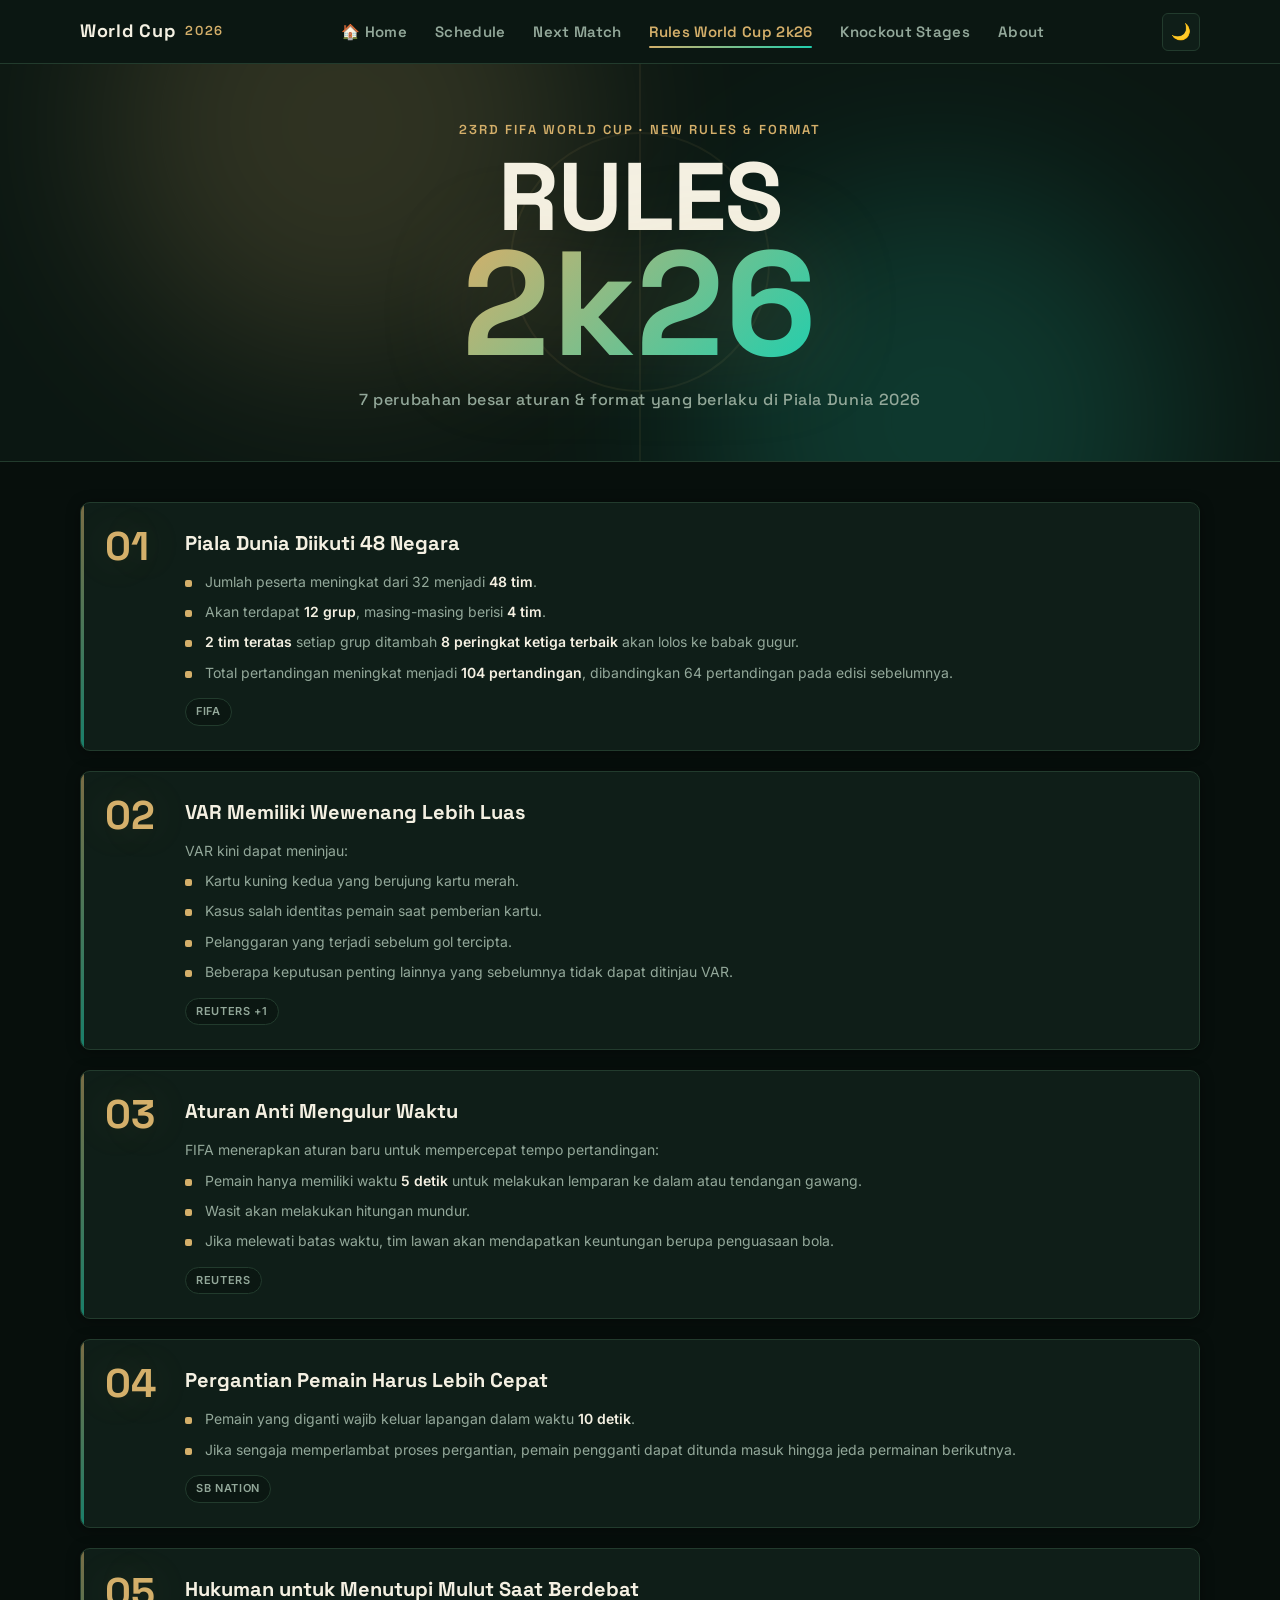
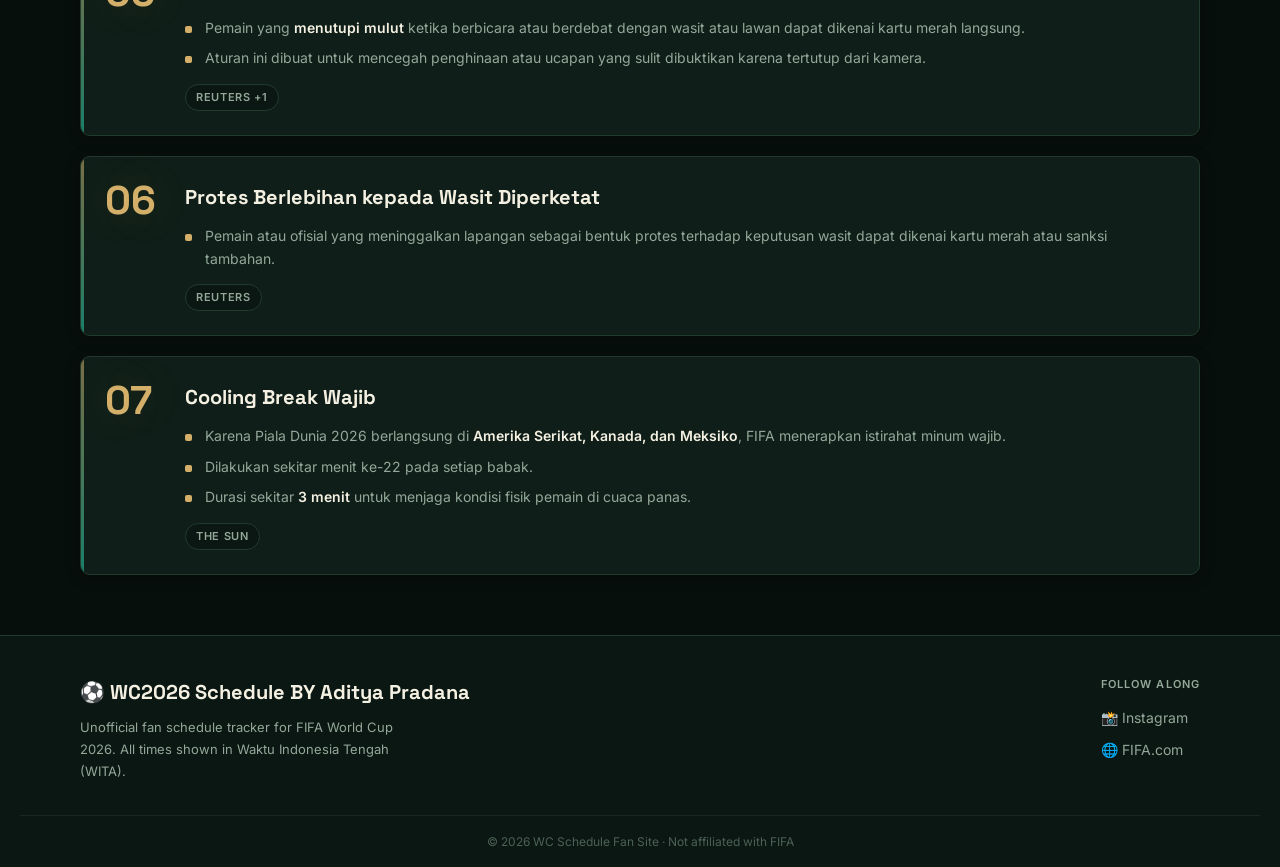
<file: rules.html>
<!DOCTYPE html>
<html lang="id" data-theme="dark">
<head>
  <meta charset="UTF-8" />
  <meta name="viewport" content="width=device-width, initial-scale=1.0" />
  <meta name="description" content="Rules World Cup 2026 - Aturan baru dan perubahan format Piala Dunia 2026." />
  <title>Rules World Cup 2k26 · FIFA World Cup 2026</title>
  <!-- Favicon -->
  <link rel="icon" type="image/svg+xml" href="favicon.svg" />
  <link rel="icon" type="image/png" sizes="32x32" href="favicon-32x32.png" />
  <link rel="icon" type="image/png" sizes="16x16" href="favicon-16x16.png" />
  <link rel="apple-touch-icon" sizes="180x180" href="apple-touch-icon.png" />
  <link rel="shortcut icon" href="favicon.ico" />
  <link rel="stylesheet" href="style.css" />
  <!-- Google Fonts: Space Grotesk (display) + Inter (body) + JetBrains Mono (live scores/countdown) -->
  <link rel="preconnect" href="https://fonts.googleapis.com" />
  <link rel="preconnect" href="https://fonts.gstatic.com" crossorigin />
  <link href="https://fonts.googleapis.com/css2?family=Space+Grotesk:wght@500;600;700&family=Inter:wght@400;500;600;700&family=JetBrains+Mono:wght@500;600;700&display=swap" rel="stylesheet" />
</head>
<body>

  <!-- ========== HEADER / NAV ========== -->
  <header class="site-header" role="banner">
    <div class="header-inner">
      <div class="brand">
        <span class="brand-title">World Cup</span>
        <span class="brand-year">2026</span>
      </div>

      <nav class="nav-links" aria-label="Main navigation">
        <a href="index.html" class="nav-link">🏠 Home</a>
        <a href="index.html#schedule" class="nav-link">Schedule</a>
        <a href="index.html#next-match" class="nav-link">Next Match</a>
        <a href="rules.html" class="nav-link active">Rules World Cup 2k26</a>
        <a href="knockout.html" class="nav-link">Knockout Stages</a>
        <a href="index.html#about" class="nav-link">About</a>
      </nav>

      <div class="header-actions">
        <!-- Dark / Light mode toggle -->
        <button class="theme-toggle" id="themeToggle" aria-label="Toggle dark/light theme" title="Toggle theme">
          <span class="theme-icon" id="themeIcon">🌙</span>
        </button>
      </div>
    </div>
  </header>

  <!-- ========== RULES HERO ========== -->
  <section class="hero rules-hero" aria-label="Rules banner">
    <div class="pitch-lines" aria-hidden="true">
      <div class="pitch-line"></div>
      <div class="pitch-circle"></div>
      <div class="pitch-line"></div>
    </div>
    <div class="hero-content">
      <p class="hero-eyebrow">23rd FIFA World Cup · New Rules &amp; Format</p>
      <h1 class="hero-heading">
        <span class="heading-big">Rules</span>
        <span class="heading-year">2k26</span>
      </h1>
      <p class="hero-sub">7 perubahan besar aturan &amp; format yang berlaku di Piala Dunia 2026</p>
    </div>
  </section>

  <!-- ========== RULES CONTENT ========== -->
  <main class="rules-section" aria-label="World Cup 2026 rules">
    <div class="container rules-grid">

      <article class="rule-card reveal">
        <div class="rule-num">01</div>
        <div class="rule-body">
          <h2 class="rule-title">Piala Dunia Diikuti 48 Negara</h2>
          <ul class="rule-list">
            <li>Jumlah peserta meningkat dari 32 menjadi <strong>48 tim</strong>.</li>
            <li>Akan terdapat <strong>12 grup</strong>, masing-masing berisi <strong>4 tim</strong>.</li>
            <li><strong>2 tim teratas</strong> setiap grup ditambah <strong>8 peringkat ketiga terbaik</strong> akan lolos ke babak gugur.</li>
            <li>Total pertandingan meningkat menjadi <strong>104 pertandingan</strong>, dibandingkan 64 pertandingan pada edisi sebelumnya.</li>
          </ul>
          <span class="rule-source">FIFA</span>
        </div>
      </article>

      <article class="rule-card reveal">
        <div class="rule-num">02</div>
        <div class="rule-body">
          <h2 class="rule-title">VAR Memiliki Wewenang Lebih Luas</h2>
          <p class="rule-intro">VAR kini dapat meninjau:</p>
          <ul class="rule-list">
            <li>Kartu kuning kedua yang berujung kartu merah.</li>
            <li>Kasus salah identitas pemain saat pemberian kartu.</li>
            <li>Pelanggaran yang terjadi sebelum gol tercipta.</li>
            <li>Beberapa keputusan penting lainnya yang sebelumnya tidak dapat ditinjau VAR.</li>
          </ul>
          <span class="rule-source">Reuters +1</span>
        </div>
      </article>

      <article class="rule-card reveal">
        <div class="rule-num">03</div>
        <div class="rule-body">
          <h2 class="rule-title">Aturan Anti Mengulur Waktu</h2>
          <p class="rule-intro">FIFA menerapkan aturan baru untuk mempercepat tempo pertandingan:</p>
          <ul class="rule-list">
            <li>Pemain hanya memiliki waktu <strong>5 detik</strong> untuk melakukan lemparan ke dalam atau tendangan gawang.</li>
            <li>Wasit akan melakukan hitungan mundur.</li>
            <li>Jika melewati batas waktu, tim lawan akan mendapatkan keuntungan berupa penguasaan bola.</li>
          </ul>
          <span class="rule-source">Reuters</span>
        </div>
      </article>

      <article class="rule-card reveal">
        <div class="rule-num">04</div>
        <div class="rule-body">
          <h2 class="rule-title">Pergantian Pemain Harus Lebih Cepat</h2>
          <ul class="rule-list">
            <li>Pemain yang diganti wajib keluar lapangan dalam waktu <strong>10 detik</strong>.</li>
            <li>Jika sengaja memperlambat proses pergantian, pemain pengganti dapat ditunda masuk hingga jeda permainan berikutnya.</li>
          </ul>
          <span class="rule-source">SB Nation</span>
        </div>
      </article>

      <article class="rule-card reveal">
        <div class="rule-num">05</div>
        <div class="rule-body">
          <h2 class="rule-title">Hukuman untuk Menutupi Mulut Saat Berdebat</h2>
          <ul class="rule-list">
            <li>Pemain yang <strong>menutupi mulut</strong> ketika berbicara atau berdebat dengan wasit atau lawan dapat dikenai kartu merah langsung.</li>
            <li>Aturan ini dibuat untuk mencegah penghinaan atau ucapan yang sulit dibuktikan karena tertutup dari kamera.</li>
          </ul>
          <span class="rule-source">Reuters +1</span>
        </div>
      </article>

      <article class="rule-card reveal">
        <div class="rule-num">06</div>
        <div class="rule-body">
          <h2 class="rule-title">Protes Berlebihan kepada Wasit Diperketat</h2>
          <ul class="rule-list">
            <li>Pemain atau ofisial yang meninggalkan lapangan sebagai bentuk protes terhadap keputusan wasit dapat dikenai kartu merah atau sanksi tambahan.</li>
          </ul>
          <span class="rule-source">Reuters</span>
        </div>
      </article>

      <article class="rule-card reveal">
        <div class="rule-num">07</div>
        <div class="rule-body">
          <h2 class="rule-title">Cooling Break Wajib</h2>
          <ul class="rule-list">
            <li>Karena Piala Dunia 2026 berlangsung di <strong>Amerika Serikat, Kanada, dan Meksiko</strong>, FIFA menerapkan istirahat minum wajib.</li>
            <li>Dilakukan sekitar menit ke-22 pada setiap babak.</li>
            <li>Durasi sekitar <strong>3 menit</strong> untuk menjaga kondisi fisik pemain di cuaca panas.</li>
          </ul>
          <span class="rule-source">The Sun</span>
        </div>
      </article>

    </div>
  </main>

  <!-- ========== FOOTER ========== -->
  <footer class="site-footer" role="contentinfo">
    <div class="container footer-inner">
      <div class="footer-brand">
        <span class="footer-title">⚽ WC2026 Schedule BY Aditya Pradana</span>
        <p class="footer-desc">Unofficial fan schedule tracker for FIFA World Cup 2026. All times shown in Waktu Indonesia Tengah (WITA).</p>
      </div>
      <div class="footer-links">
        <p class="footer-links-heading">Follow along</p>
        <ul class="social-links">
          <li><a href="https://www.instagram.com/aditprad4na/" target="_blank" rel="noopener noreferrer" class="social-link" aria-label="Instagram">📸 Instagram</a></li>
          <li><a href="https://www.fifa.com" target="_blank" rel="noopener noreferrer" class="social-link" aria-label="Official FIFA Website">🌐 FIFA.com</a></li>
        </ul>
      </div>
    </div>
    <p class="footer-copy">© 2026 WC Schedule Fan Site · Not affiliated with FIFA</p>
  </footer>

  <script src="theme.js"></script>
</body>
</html>
</file>
<file: style.css>
/* ============================================================
   FIFA World Cup 2026 — style.css
   HOW TO MAINTAIN:
   - Colors are CSS custom properties (variables) in :root / [data-theme="light"]
   - To change the accent color, update --accent and --accent-glow
   - All breakpoints use max-width media queries at 900px and 560px
   ============================================================ */

/* ── RESET & BASE ── */
*, *::before, *::after { box-sizing: border-box; margin: 0; padding: 0; }

html { scroll-behavior: smooth; }

/* ── DESIGN TOKENS — DARK THEME (default) ──
   "Trofi Malam" (Trophy Night) — a premium match-night broadcast aesthetic:
   deep pitch-emerald black evokes a stadium at night, warm ivory type reads
   like matchday programme paper, and a refined trophy-gold accent (paired
   with a cool floodlight-teal partner) replaces flat neon with something
   that feels earned — like silverware, not a HUD. Geometric Space Grotesk
   carries headlines; JetBrains Mono is reserved for live data (scores,
   countdowns, match clock) so the numbers that change in real time read
   like a digital scoreboard. */
:root {
  --bg:           #070f0c;
  --bg-surface:   #0b1712;
  --bg-card:      #0f1e18;
  --bg-card-hover:#16281f;
  --border:       #223b2d;
  --border-subtle:#17281f;

  --text:         #f4f0e2;
  --text-muted:   #93a89a;
  --text-dimmer:  #4c6156;

  /* Trophy gold is the primary signature — teal is its cool, futuristic partner */
  --accent:       #d4af6a;
  --accent-2:     #1fcfae;
  --accent-glow:  rgba(212,175,106,.18);
  --accent-dark:  #a3813f;
  --accent-gradient: linear-gradient(135deg, var(--accent), var(--accent-2));

  --gold:         #f4cf6b;
  --gold-glow:    rgba(244,207,107,.22);

  --live:         #ff4d5e;
  --live-glow:    rgba(255,77,94,.22);
  --upcoming:     #1fcfae;
  --finished:     #6b8578;

  --header-h:     64px;
  --radius:       10px;
  --radius-sm:    6px;
  --shadow:       0 4px 28px rgba(0,0,0,.55);
  --shadow-card:  0 2px 14px rgba(0,0,0,.4);

  /* Space Grotesk: geometric, modern-futuristic display face for headlines,
     nav, labels and stage tags — replaces the old Orbitron/Rajdhani pairing.
     JetBrains Mono: monospace scoreboard face, used only for live/changing
     data (scores, countdown, match clock) — the site's signature detail.
     Inter: body copy. */
  --font-hero:    'Space Grotesk', 'Inter', sans-serif;
  --font-display: 'Space Grotesk', 'Inter', sans-serif;
  --font-body:    'Inter', system-ui, sans-serif;
  --font-mono:    'JetBrains Mono', 'Space Mono', monospace;

  --transition:   0.2s ease;
  --transition-slow: 0.5s cubic-bezier(.16,1,.3,1);
}

/* ── LIGHT THEME ── */
[data-theme="light"] {
  --bg:           #f7f4ea;
  --bg-surface:   #ffffff;
  --bg-card:      #ffffff;
  --bg-card-hover:#f2eee0;
  --border:       #ddd4b8;
  --border-subtle:#ece7d6;

  --text:         #101d17;
  --text-muted:   #52645a;
  --text-dimmer:  #a3ac9f;

  --accent:       #9c7a2e;
  --accent-2:     #0e9a82;
  --accent-glow:  rgba(156,122,46,.14);
  --accent-dark:  #7a5f22;
  --accent-gradient: linear-gradient(135deg, var(--accent), var(--accent-2));

  --gold:         #ad8321;
  --gold-glow:    rgba(173,131,33,.16);
  --live:         #d1293f;
  --live-glow:    rgba(209,41,63,.16);

  --shadow:       0 4px 24px rgba(20,30,60,.08);
  --shadow-card:  0 2px 10px rgba(20,30,60,.06);
}

/* Respect reduced-motion preference across every animation added below */
@media (prefers-reduced-motion: reduce) {
  *, *::before, *::after {
    animation-duration: .01ms !important;
    animation-iteration-count: 1 !important;
    transition-duration: .01ms !important;
    scroll-behavior: auto !important;
  }
}

/* ── ACCESSIBILITY ── */
.sr-only {
  position: absolute; width: 1px; height: 1px;
  padding: 0; margin: -1px; overflow: hidden;
  clip: rect(0,0,0,0); white-space: nowrap; border: 0;
}

/* ── GLOBAL ── */
body {
  background: var(--bg);
  color: var(--text);
  font-family: var(--font-body);
  font-size: 15px;
  line-height: 1.6;
  transition: background var(--transition), color var(--transition);
  min-height: 100vh;
}

a { color: var(--accent); text-decoration: none; }
a:hover { text-decoration: underline; }
a:focus-visible { outline: 2px solid var(--accent); outline-offset: 3px; border-radius: 3px; }

img { display: block; max-width: 100%; }

.container {
  max-width: 1160px;
  margin: 0 auto;
  padding: 0 20px;
}

.hidden { display: none !important; }

/* Scroll-reveal: subtle fade-up applied via IntersectionObserver in script.js */
.reveal {
  opacity: 0;
  transform: translateY(16px);
  transition: opacity .6s cubic-bezier(.16,1,.3,1), transform .6s cubic-bezier(.16,1,.3,1);
}
.reveal.is-visible {
  opacity: 1;
  transform: translateY(0);
}

/* ── HEADER ── */
.site-header {
  position: sticky;
  top: 0;
  z-index: 100;
  height: var(--header-h);
  background: var(--bg-surface);
  border-bottom: 1px solid var(--border);
  backdrop-filter: blur(12px);
  -webkit-backdrop-filter: blur(12px);
}

.header-inner {
  max-width: 1160px;
  margin: 0 auto;
  padding: 0 20px;
  height: 100%;
  display: flex;
  align-items: center;
  justify-content: space-between;
  gap: 16px;
}

/* Brand */
.brand { display: flex; align-items: center; gap: 10px; flex-shrink: 0; }
.brand-icon { width: 36px; height: 36px; }
.brand-text { display: flex; flex-direction: column; line-height: 1; }
.brand-title {
  font-family: var(--font-display);
  font-size: 18px;
  font-weight: 700;
  letter-spacing: .04em;
  color: var(--text);
}
.brand-year {
  font-family: var(--font-display);
  font-size: 13px;
  font-weight: 600;
  color: var(--accent);
  letter-spacing: .12em;
}

/* Nav */
.nav-links { display: flex; gap: 4px; }
.nav-link {
  position: relative;
  font-family: var(--font-display);
  font-size: 15px;
  font-weight: 600;
  letter-spacing: .02em;
  color: var(--text-muted);
  padding: 6px 12px;
  border-radius: var(--radius-sm);
  transition: color var(--transition);
}
.nav-link::after {
  content: '';
  position: absolute;
  left: 12px; right: 12px; bottom: 2px;
  height: 2px;
  background: var(--accent-gradient);
  border-radius: 2px;
  transform: scaleX(0);
  transform-origin: left;
  transition: transform var(--transition-slow);
}
.nav-link:hover, .nav-link.active { color: var(--text); text-decoration: none; }
.nav-link:hover::after, .nav-link.active::after { transform: scaleX(1); }
.nav-link.active { color: var(--accent); }

/* Theme toggle */
.theme-toggle {
  background: var(--bg-card);
  border: 1px solid var(--border);
  border-radius: var(--radius-sm);
  width: 38px; height: 38px;
  display: flex; align-items: center; justify-content: center;
  cursor: pointer;
  font-size: 16px;
  transition: background var(--transition), border-color var(--transition), box-shadow var(--transition);
}
.theme-toggle:hover { background: var(--bg-card-hover); border-color: var(--accent); box-shadow: 0 0 16px var(--accent-glow); }
.theme-icon { display: inline-block; transition: transform var(--transition-slow); }
.theme-toggle:active .theme-icon { transform: rotate(200deg) scale(.85); }

/* ── HERO ── */
.hero {
  position: relative;
  overflow: hidden;
  padding: 72px 20px 60px;
  text-align: center;
  background: var(--bg-surface);
  border-bottom: 1px solid var(--border);
}

/* Ambient floodlight glow — two soft blurred orbs drifting slowly behind
   the hero, like stadium floodlights bleeding into a night sky. */
.hero::before, .hero::after {
  content: '';
  position: absolute;
  width: 480px; height: 480px;
  border-radius: 50%;
  filter: blur(90px);
  opacity: .18;
  pointer-events: none;
  z-index: 0;
  animation: floodlight-drift 26s ease-in-out infinite;
}
.hero::before {
  background: var(--accent);
  top: -180px; left: 8%;
}
.hero::after {
  background: var(--accent-2);
  bottom: -200px; right: 8%;
  animation-delay: -13s;
  animation-direction: reverse;
}
@keyframes floodlight-drift {
  0%, 100% { transform: translate(0, 0) scale(1); }
  50%      { transform: translate(40px, 30px) scale(1.12); }
}

/* Pitch lines background decoration */
.pitch-lines {
  position: absolute;
  inset: 0;
  display: flex;
  align-items: center;
  justify-content: center;
  pointer-events: none;
  opacity: .07;
  z-index: 0;
}
.pitch-line {
  position: absolute;
  left: 50%;
  transform: translateX(-50%);
  width: 2px;
  height: 100%;
  background: var(--accent);
}
.pitch-circle {
  width: 260px; height: 260px;
  border: 2px solid var(--accent);
  border-radius: 50%;
}

.hero-content { position: relative; z-index: 1; }

.hero-eyebrow {
  font-family: var(--font-display);
  font-size: 13px;
  font-weight: 600;
  letter-spacing: .16em;
  text-transform: uppercase;
  color: var(--accent);
  margin-bottom: 12px;
}

.hero-heading {
  font-family: var(--font-display);
  display: flex;
  flex-direction: column;
  align-items: center;
  line-height: .92;
  gap: 0;
}
.heading-big {
  font-size: clamp(52px, 8vw, 96px);
  font-weight: 700;
  letter-spacing: -.01em;
  color: var(--text);
  text-transform: uppercase;
}
/* The year is the signature element: large, holographic, with a scanline
   sweep that plays once on load then loops very slowly — like a broadcast
   scoreboard powering on. */
.heading-year {
  position: relative;
  font-family: var(--font-hero);
  font-size: clamp(72px, 13vw, 148px);
  font-weight: 800;
  letter-spacing: .01em;
  line-height: .85;
  background: var(--accent-gradient);
  -webkit-background-clip: text;
  background-clip: text;
  color: transparent;
  filter: drop-shadow(0 0 46px var(--accent-glow));
  display: inline-block;
}
.heading-year::after {
  content: '';
  position: absolute;
  inset: 0;
  background: linear-gradient(100deg, transparent 40%, rgba(255,255,255,.85) 50%, transparent 60%);
  -webkit-background-clip: text;
  background-clip: text;
  color: transparent;
  background-size: 260% 100%;
  background-position: 130% 0;
  animation: hero-scan 7s ease-in-out .6s infinite;
}
@keyframes hero-scan {
  0%, 65%, 100% { background-position: 130% 0; }
  35%           { background-position: -30% 0; }
}

.hero-sub {
  margin-top: 20px;
  font-family: var(--font-display);
  font-size: 16px;
  font-weight: 500;
  color: var(--text-muted);
  letter-spacing: .04em;
}

/* ── NEXT MATCH SECTION ── */
.next-match-section {
  padding: 40px 0 20px;
}

/* ── LIVE NOW SECTION ── */
.live-section { padding: 28px 0 4px; }
.live-label {
  display: flex;
  align-items: center;
  gap: 8px;
  color: var(--live);
}
.live-label::before {
  content: '';
  width: 8px;
  height: 8px;
  border-radius: 50%;
  background: var(--live);
  animation: radar-dot 1.4s ease-in-out infinite;
}
.live-grid {
  display: grid;
  grid-template-columns: repeat(auto-fill, minmax(240px, 1fr));
  gap: 14px;
  margin-bottom: 8px;
}
.live-card {
  position: relative;
  background: var(--bg-card);
  border: 1px solid var(--live);
  box-shadow: 0 0 0 1px var(--live-glow), 0 0 24px var(--live-glow), var(--shadow-card);
  border-radius: var(--radius-sm);
  padding: 14px 16px;
  transition: transform var(--transition-slow);
}
.live-card:hover { transform: translateY(-2px); }
.live-card-top {
  display: flex;
  align-items: center;
  gap: 6px;
  margin-bottom: 10px;
}
.live-dot {
  position: relative;
  width: 6px; height: 6px; border-radius: 50%;
  background: var(--live);
  animation: radar-dot 1.4s ease-in-out infinite;
  flex-shrink: 0;
}
.live-dot::after {
  content: '';
  position: absolute;
  inset: 0;
  border-radius: 50%;
  border: 1px solid var(--live);
  animation: radar-ping 1.4s ease-out infinite;
}
.live-minute {
  font-family: var(--font-mono);
  font-size: 11px;
  font-weight: 700;
  letter-spacing: .04em;
  color: var(--live);
}
.live-stage {
  font-size: 11px;
  color: var(--text-muted);
  margin-left: auto;
}
.live-card-teams {
  display: flex;
  align-items: center;
  justify-content: space-between;
  gap: 8px;
}
.live-team {
  display: flex;
  align-items: center;
  gap: 6px;
  flex: 1;
  min-width: 0;
}
.live-crest { width: 18px; height: 18px; object-fit: contain; flex-shrink: 0; }
.live-team-name {
  font-size: 13px;
  font-weight: 600;
  color: var(--text);
  white-space: nowrap;
  overflow: hidden;
  text-overflow: ellipsis;
}
.live-score {
  font-family: var(--font-mono);
  font-size: 18px;
  font-weight: 700;
  color: var(--live);
  flex-shrink: 0;
  padding: 0 6px;
}
.live-card-foot {
  margin-top: 8px;
  padding-top: 8px;
  border-top: 1px solid var(--border-subtle);
  text-align: center;
}
.live-pen {
  font-family: var(--font-display);
  font-size: 10px;
  font-weight: 700;
  letter-spacing: .04em;
  color: var(--accent);
  background: var(--accent-glow);
  border-radius: 20px;
  padding: 2px 8px;
}

.section-label {
  font-family: var(--font-display);
  font-size: 15px;
  font-weight: 700;
  letter-spacing: .14em;
  text-transform: uppercase;
  color: var(--text-muted);
  margin-bottom: 16px;
}

/* Featured card */
.next-match-card {
  background: var(--bg-card);
  border: 1px solid var(--border);
  border-radius: var(--radius);
  padding: 28px 32px;
  display: flex;
  align-items: center;
  justify-content: space-between;
  gap: 24px;
  flex-wrap: wrap;
  box-shadow: var(--shadow-card);
  position: relative;
  overflow: hidden;
  transition: box-shadow var(--transition), border-color var(--transition);
}
.next-match-card:hover {
  border-color: var(--accent);
  box-shadow: var(--shadow-card), 0 0 32px var(--accent-glow);
}

/* Gradient floodlight accent bar */
.next-match-card::before {
  content: '';
  position: absolute;
  left: 0; top: 0; bottom: 0;
  width: 4px;
  background: var(--accent-gradient);
  border-radius: var(--radius) 0 0 var(--radius);
}

.nm-stage {
  font-size: 11px;
  font-weight: 600;
  letter-spacing: .1em;
  text-transform: uppercase;
  color: var(--accent);
  background: var(--accent-glow);
  padding: 3px 10px;
  border-radius: 20px;
  display: inline-block;
  margin-bottom: 8px;
}

.nm-teams {
  display: flex;
  align-items: center;
  gap: 20px;
  flex: 1;
  min-width: 220px;
}

.nm-team {
  display: flex;
  align-items: center;
  gap: 10px;
  flex: 1;
}
.nm-team.away { flex-direction: row-reverse; }
.nm-flag { font-size: 32px; line-height: 1; }
.nm-name {
  font-family: var(--font-display);
  font-size: 22px;
  font-weight: 700;
  letter-spacing: .02em;
  color: var(--text);
}
.nm-vs {
  font-family: var(--font-display);
  font-size: 18px;
  font-weight: 700;
  color: var(--text-muted);
  flex-shrink: 0;
}

.nm-meta { text-align: right; }
.nm-date {
  font-size: 14px;
  font-weight: 600;
  color: var(--text);
}
.nm-time {
  font-size: 22px;
  font-family: var(--font-display);
  font-weight: 700;
  color: var(--accent);
}
.nm-venue {
  font-size: 13px;
  color: var(--text-muted);
  margin-top: 4px;
}

/* Countdown */
.countdown-wrapper {
  display: flex;
  align-items: center;
  justify-content: center;
  gap: 8px;
  margin-top: 20px;
  flex-wrap: wrap;
}
.countdown-unit {
  background: var(--bg-card);
  border: 1px solid var(--border);
  border-radius: var(--radius);
  padding: 14px 20px;
  text-align: center;
  min-width: 76px;
  transition: border-color var(--transition), box-shadow var(--transition);
}
.countdown-unit:hover { border-color: var(--accent); box-shadow: 0 0 20px var(--accent-glow); }
.cd-num {
  display: block;
  font-family: var(--font-mono);
  font-size: 32px;
  font-weight: 700;
  color: var(--accent);
  line-height: 1;
  text-shadow: 0 0 18px var(--accent-glow);
}
.cd-label {
  display: block;
  font-family: var(--font-display);
  font-size: 11px;
  font-weight: 600;
  letter-spacing: .12em;
  text-transform: uppercase;
  color: var(--text-muted);
  margin-top: 6px;
}
.countdown-sep {
  font-family: var(--font-mono);
  font-size: 26px;
  font-weight: 700;
  color: var(--accent);
  padding-bottom: 18px;
  animation: radar-dot 1.4s steps(1) infinite;
}

/* Loading pulse */
.loading-pulse {
  color: var(--text-muted);
  font-size: 14px;
  padding: 20px 0;
  animation: pulse 1.4s ease-in-out infinite;
}
@keyframes pulse { 0%,100%{opacity:.4} 50%{opacity:1} }

/* ── FILTERS ── */
.filters-section {
  padding: 32px 0 8px;
  background: var(--bg);
  position: sticky;
  top: var(--header-h);
  z-index: 90;
  border-bottom: 1px solid var(--border-subtle);
}

.filters-bar {
  display: flex;
  align-items: flex-end;
  gap: 12px;
  flex-wrap: wrap;
}

.search-wrap {
  position: relative;
  flex: 1;
  min-width: 200px;
}
.search-icon {
  position: absolute;
  left: 12px;
  top: 50%;
  transform: translateY(-50%);
  font-size: 14px;
  pointer-events: none;
}
.search-input {
  width: 100%;
  padding: 9px 12px 9px 36px;
  background: var(--bg-card);
  border: 1px solid var(--border);
  border-radius: var(--radius-sm);
  color: var(--text);
  font-family: var(--font-body);
  font-size: 14px;
  transition: border-color var(--transition), box-shadow var(--transition);
}
.search-input::placeholder { color: var(--text-dimmer); }
.search-input:focus {
  outline: none;
  border-color: var(--accent);
  box-shadow: 0 0 0 3px var(--accent-glow);
}

.filter-group {
  display: flex;
  flex-direction: column;
  gap: 4px;
}
.filter-label {
  font-size: 11px;
  font-weight: 600;
  letter-spacing: .08em;
  text-transform: uppercase;
  color: var(--text-muted);
}
.filter-select {
  padding: 9px 12px;
  background: var(--bg-card);
  border: 1px solid var(--border);
  border-radius: var(--radius-sm);
  color: var(--text);
  font-family: var(--font-body);
  font-size: 14px;
  cursor: pointer;
  transition: border-color var(--transition);
  appearance: none;
  -webkit-appearance: none;
  background-image: url("data:image/svg+xml,%3Csvg xmlns='http://www.w3.org/2000/svg' width='12' height='8' viewBox='0 0 12 8'%3E%3Cpath d='M1 1l5 5 5-5' stroke='%238b949e' stroke-width='1.5' fill='none' stroke-linecap='round'/%3E%3C/svg%3E");
  background-repeat: no-repeat;
  background-position: right 10px center;
  padding-right: 30px;
}
.filter-select:focus {
  outline: none;
  border-color: var(--accent);
  box-shadow: 0 0 0 3px var(--accent-glow);
}
.filter-date { padding-right: 12px; background-image: none; }

.btn-reset {
  padding: 9px 16px;
  background: transparent;
  border: 1px solid var(--border);
  border-radius: var(--radius-sm);
  color: var(--text-muted);
  font-family: var(--font-body);
  font-size: 13px;
  font-weight: 500;
  cursor: pointer;
  align-self: flex-end;
  transition: background var(--transition), color var(--transition), border-color var(--transition);
}
.btn-reset:hover { background: var(--live); border-color: var(--live); color: #fff; }

.results-info {
  margin-top: 10px;
  font-size: 13px;
  color: var(--text-muted);
}

/* ── MATCH GRID ── */
.schedule-section { padding: 24px 0 60px; }

.matches-grid {
  display: grid;
  grid-template-columns: repeat(auto-fill, minmax(320px, 1fr));
  gap: 16px;
}

/* ── MATCH CARD ── */
.match-card {
  position: relative;
  background: var(--bg-card);
  border: 1px solid var(--border);
  border-radius: var(--radius);
  padding: 0;
  overflow: hidden;
  box-shadow: var(--shadow-card);
  display: flex;
  flex-direction: column;
  transition: transform var(--transition-slow), box-shadow var(--transition), border-color var(--transition);
  cursor: default;
  role: listitem;
  animation: fadeIn .35s ease both;
}
@keyframes fadeIn { from{opacity:0;transform:translateY(10px)} to{opacity:1;transform:translateY(0)} }

.match-card:hover {
  transform: translateY(-4px);
  box-shadow: 0 12px 36px rgba(0,0,0,.45), 0 0 0 1px var(--accent);
  border-color: var(--accent);
}

/* Corner scan-tick — a small broadcast-HUD accent that lights up on hover */
.match-card::after {
  content: '';
  position: absolute;
  top: 0; left: 0;
  width: 18px; height: 18px;
  border-top: 2px solid var(--accent);
  border-left: 2px solid var(--accent);
  border-radius: var(--radius) 0 0 0;
  opacity: 0;
  transition: opacity var(--transition);
  pointer-events: none;
}
.match-card:hover::after { opacity: 1; }

/* Card top strip: stage colour coding */
.card-stage-bar {
  height: 3px;
  width: 100%;
  background: var(--accent-gradient);
}
.card-stage-bar.final    { background: var(--gold); }
.card-stage-bar.semi     { background: #c0ac7b; }
.card-stage-bar.quarter  { background: #8bb88c; }
.card-stage-bar.r16      { background: #55c39d; }
.card-stage-bar.r32      { background: var(--accent-2); }

.card-body { padding: 16px 18px; flex: 1; }

/* Card header row */
.card-header {
  display: flex;
  align-items: center;
  justify-content: space-between;
  margin-bottom: 14px;
  gap: 8px;
}
.card-stage {
  font-size: 10px;
  font-weight: 600;
  letter-spacing: .1em;
  text-transform: uppercase;
  color: var(--text-muted);
}
.card-group-badge {
  font-size: 10px;
  font-weight: 700;
  letter-spacing: .06em;
  color: var(--accent);
  background: var(--accent-glow);
  padding: 2px 8px;
  border-radius: 20px;
}

/* Status pill */
.status-pill {
  position: relative;
  font-family: var(--font-display);
  font-size: 11px;
  font-weight: 700;
  letter-spacing: .08em;
  text-transform: uppercase;
  padding: 3px 9px 3px 20px;
  border-radius: 20px;
}
.status-pill::before {
  content: '';
  position: absolute;
  left: 9px; top: 50%;
  width: 6px; height: 6px;
  margin-top: -3px;
  border-radius: 50%;
  background: currentColor;
}
.status-upcoming { background: rgba(31,207,174,.12); color: var(--upcoming); }
.status-pending  { background: var(--gold-glow); color: var(--gold); }
.status-finished  { background: rgba(107,133,120,.16); color: var(--finished); }
.status-live      { background: var(--live-glow); color: var(--live); }
.status-live::before { animation: radar-dot 1.6s ease-in-out infinite; }
.status-live::after {
  content: '';
  position: absolute;
  left: 9px; top: 50%;
  width: 6px; height: 6px;
  margin-top: -3px;
  border-radius: 50%;
  border: 1px solid var(--live);
  animation: radar-ping 1.6s ease-out infinite;
}
@keyframes radar-dot { 0%,100% { opacity: 1; } 50% { opacity: .55; } }
@keyframes radar-ping {
  0%   { transform: scale(1);   opacity: .8; }
  100% { transform: scale(2.6); opacity: 0;  }
}

/* Teams row */
.card-teams {
  display: flex;
  align-items: center;
  justify-content: space-between;
  gap: 8px;
  margin-bottom: 16px;
}
.card-team {
  display: flex;
  flex-direction: column;
  align-items: center;
  gap: 4px;
  flex: 1;
  text-align: center;
}
.card-flag { font-size: 28px; line-height: 1; }
.card-team-name {
  font-family: var(--font-display);
  font-size: 16px;
  font-weight: 700;
  letter-spacing: .02em;
  color: var(--text);
  line-height: 1.15;
}
.card-team-code {
  font-size: 11px;
  font-weight: 600;
  letter-spacing: .1em;
  color: var(--text-muted);
}
.card-vs {
  font-family: var(--font-display);
  font-size: 20px;
  font-weight: 700;
  color: var(--text-dimmer);
  flex-shrink: 0;
  padding: 0 4px;
}

/* Card footer */
.card-footer {
  border-top: 1px solid var(--border-subtle);
  padding: 10px 18px;
  display: flex;
  align-items: center;
  justify-content: space-between;
  gap: 12px;
  background: rgba(0,0,0,.08);
  flex-wrap: wrap;
}
[data-theme="light"] .card-footer { background: rgba(0,0,0,.02); }

.card-datetime {
  display: flex;
  flex-direction: column;
  gap: 1px;
}
.card-date {
  font-size: 12px;
  color: var(--text-muted);
}
.card-time {
  font-family: var(--font-display);
  font-size: 17px;
  font-weight: 700;
  color: var(--text);
}
.card-venue {
  text-align: right;
}
.card-stadium {
  font-size: 12px;
  font-weight: 500;
  color: var(--text);
}
.card-city {
  font-size: 11px;
  color: var(--text-muted);
}

/* Final card special glow */
.match-card.is-final {
  border-color: var(--gold);
  box-shadow: 0 0 0 1px var(--gold), 0 4px 20px var(--gold-glow);
}

/* ── NO RESULTS ── */
.no-results {
  text-align: center;
  padding: 64px 20px;
  color: var(--text-muted);
}
.no-results-icon { font-size: 48px; display: block; margin-bottom: 12px; }

/* ── ABOUT STATS STRIP ── */
.about-section {
  background: var(--bg-surface);
  border-top: 1px solid var(--border);
  padding: 40px 20px;
}
.about-grid {
  display: flex;
  justify-content: space-around;
  flex-wrap: wrap;
  gap: 24px;
  text-align: center;
}
.about-stat { padding: 8px 16px; }
.about-num {
  display: block;
  font-family: var(--font-display);
  font-size: 52px;
  font-weight: 800;
  color: var(--accent);
  line-height: 1;
}
.about-desc {
  display: block;
  font-size: 13px;
  color: var(--text-muted);
  margin-top: 4px;
  letter-spacing: .04em;
}

/* ── FOOTER ── */
.site-footer {
  background: var(--bg-surface);
  border-top: 1px solid var(--border);
  padding: 40px 20px 16px;
}
.footer-inner {
  display: flex;
  justify-content: space-between;
  gap: 32px;
  flex-wrap: wrap;
  margin-bottom: 32px;
}
.footer-title {
  font-family: var(--font-display);
  font-size: 20px;
  font-weight: 700;
  color: var(--text);
  display: block;
  margin-bottom: 8px;
}
.footer-desc {
  font-size: 13px;
  color: var(--text-muted);
  max-width: 340px;
  line-height: 1.7;
}
.footer-updated {
  font-size: 12px;
  color: var(--text-dimmer);
  margin-top: 6px;
}
.footer-links-heading {
  font-size: 11px;
  font-weight: 600;
  letter-spacing: .1em;
  text-transform: uppercase;
  color: var(--text-muted);
  margin-bottom: 12px;
}
.social-links { list-style: none; display: flex; flex-direction: column; gap: 8px; }
.social-link { font-size: 14px; color: var(--text-muted); transition: color var(--transition); }
.social-link:hover { color: var(--accent); text-decoration: none; }
.footer-copy {
  text-align: center;
  font-size: 12px;
  color: var(--text-dimmer);
  border-top: 1px solid var(--border-subtle);
  padding-top: 16px;
}

/* ── RESPONSIVE ── */
@media (max-width: 900px) {
  .nav-links { display: none; }
  .hero { padding: 52px 16px 44px; }
  .next-match-card { flex-direction: column; align-items: flex-start; }
  .nm-meta { text-align: left; }
  .matches-grid { grid-template-columns: repeat(auto-fill, minmax(280px, 1fr)); }
  .filters-section { position: static; }
}

@media (max-width: 560px) {
  .brand-title { font-size: 15px; }
  .heading-big { font-size: 38px; }
  .heading-year { font-size: 72px; }
  .filters-bar { flex-direction: column; align-items: stretch; }
  .filter-group { width: 100%; }
  .filter-select { width: 100%; }
  .btn-reset { width: 100%; text-align: center; }
  .matches-grid { grid-template-columns: 1fr; }
  .countdown-unit { min-width: 62px; padding: 10px 14px; }
  .cd-num { font-size: 28px; }
  .about-num { font-size: 40px; }
}

/* ── REDUCED MOTION ── */
@media (prefers-reduced-motion: reduce) {
  *, *::before, *::after { animation-duration: 0.01ms !important; transition-duration: 0.01ms !important; }
}

/* ── GROUP STANDINGS TABLE ── */
.standings-wrap {
  margin-bottom: 32px;
  animation: fadeIn .3s ease;
}
.standings-table-scroll {
  overflow-x: auto;
  border: 1px solid var(--border);
  border-radius: var(--radius);
  background: var(--bg-card);
  box-shadow: var(--shadow-card);
}
.standings-table {
  width: 100%;
  min-width: 480px;
  border-collapse: collapse;
  font-family: var(--font-body);
  font-size: 14px;
}
.standings-table th,
.standings-table td {
  padding: 10px 12px;
  text-align: center;
  white-space: nowrap;
}
.standings-table thead th {
  font-family: var(--font-display);
  font-size: 12px;
  font-weight: 700;
  letter-spacing: .08em;
  text-transform: uppercase;
  color: var(--text-muted);
  border-bottom: 1px solid var(--border);
  background: var(--bg-surface);
}
.standings-table .st-pos {
  width: 36px;
  font-weight: 700;
  color: var(--text-muted);
}
.standings-table .st-team {
  text-align: left;
  display: flex;
  align-items: center;
  gap: 8px;
  font-weight: 600;
  min-width: 160px;
}
.standings-table .st-flag { font-size: 18px; }
.standings-table .st-code {
  color: var(--text-dimmer);
  font-size: 12px;
  font-weight: 500;
}
.standings-table .st-pts {
  font-weight: 800;
  color: var(--accent);
  font-size: 15px;
}
.standings-table tbody tr {
  border-bottom: 1px solid var(--border-subtle);
  transition: background var(--transition);
}
.standings-table tbody tr:last-child { border-bottom: none; }
.standings-table tbody tr:hover { background: var(--bg-card-hover); }
.standings-table tr.st-qualify {
  box-shadow: inset 3px 0 0 var(--accent);
}
.standings-table tr.st-qualify .st-team { color: var(--text); }

/* ── CARD SCORE ── */
.card-score-wrap {
  display: flex;
  flex-direction: column;
  align-items: center;
  gap: 4px;
  flex-shrink: 0;
  padding: 0 8px;
}
.card-score {
  font-family: var(--font-mono);
  font-size: 24px;
  font-weight: 700;
  color: var(--accent);
  letter-spacing: 0;
  white-space: nowrap;
}

/* Penalty shootout note, shown under the score on the schedule cards */
.card-pen {
  font-family: var(--font-display);
  font-size: 9.5px;
  font-weight: 700;
  letter-spacing: .04em;
  color: var(--accent);
  background: var(--accent-glow);
  border-radius: 20px;
  padding: 2px 8px;
  white-space: nowrap;
  text-align: center;
}

/* Highlight the team that advanced via penalties */
.card-team.is-pen-winner .card-team-name { color: var(--accent); }
.card-team.is-pen-winner .card-flag { filter: drop-shadow(0 0 4px var(--gold-glow)); }

/* ── FILTERS (UPDATED) ── */
.filters-bar {
  display: flex;
  align-items: flex-end;
  gap: 12px;
  flex-wrap: wrap;
  padding: 16px;
  background: var(--bg-card);
  border: 1px solid var(--border);
  border-radius: var(--radius);
  box-shadow: var(--shadow-card);
}
.search-wrap { position: relative; flex: 1; min-width: 200px; }
.search-icon { position: absolute; left: 12px; top: 50%; transform: translateY(-50%); font-size: 14px; pointer-events: none; }
.search-input {
  width: 100%;
  padding: 10px 12px 10px 36px;
  background: var(--bg-surface);
  border: 1px solid var(--border);
  border-radius: var(--radius-sm);
  color: var(--text);
  font-family: var(--font-body);
  font-size: 14px;
  transition: border-color var(--transition), box-shadow var(--transition), background var(--transition);
}
.search-input::placeholder { color: var(--text-dimmer); }
.search-input:hover { border-color: var(--text-dimmer); }
.search-input:focus { outline: none; border-color: var(--accent); background: var(--bg-card-hover); box-shadow: 0 0 0 3px var(--accent-glow); }
.filter-group { display: flex; flex-direction: column; gap: 4px; }
.filter-label { font-size: 11px; font-weight: 700; letter-spacing: .1em; text-transform: uppercase; color: var(--text-muted); font-family: var(--font-display); }
.filter-select {
  padding: 10px 12px;
  background: var(--bg-surface);
  border: 1px solid var(--border);
  border-radius: var(--radius-sm);
  color: var(--text);
  font-family: var(--font-body);
  font-size: 14px;
  font-weight: 500;
  cursor: pointer;
  transition: border-color var(--transition), background var(--transition), box-shadow var(--transition);
  appearance: none;
  -webkit-appearance: none;
  background-image: url("data:image/svg+xml,%3Csvg xmlns='http://www.w3.org/2000/svg' width='12' height='8' viewBox='0 0 12 8'%3E%3Cpath d='M1 1l5 5 5-5' stroke='%233fb950' stroke-width='1.5' fill='none' stroke-linecap='round'/%3E%3C/svg%3E");
  background-repeat: no-repeat;
  background-position: right 12px center;
  padding-right: 32px;
  min-width: 140px;
}
.filter-select:hover { border-color: var(--text-dimmer); background-color: var(--bg-card-hover); }
.filter-select:focus { outline: none; border-color: var(--accent); box-shadow: 0 0 0 3px var(--accent-glow); }
.filter-select option { background: var(--bg-card); color: var(--text); padding: 8px; }
.filter-select option:checked { background: var(--accent); color: var(--bg); }
.filter-date { padding-right: 12px; background-image: none; color-scheme: dark; }
.btn-reset {
  padding: 10px 18px;
  background: var(--bg-surface);
  border: 1px solid var(--border);
  border-radius: var(--radius-sm);
  color: var(--text-muted);
  font-family: var(--font-display);
  font-size: 13px;
  font-weight: 700;
  letter-spacing: .05em;
  text-transform: uppercase;
  cursor: pointer;
  align-self: flex-end;
  transition: background var(--transition), color var(--transition), border-color var(--transition);
}
.btn-reset:hover { background: var(--live); border-color: var(--live); color: #fff; }

/* ── RULES PAGE ── */
.rules-hero { padding: 56px 20px 48px; }
.rules-section { padding: 40px 0 60px; }
.rules-grid { display: grid; gap: 20px; }
.rules-grid .rule-card:nth-child(1) { transition-delay: 0s; }
.rules-grid .rule-card:nth-child(2) { transition-delay: .06s; }
.rules-grid .rule-card:nth-child(3) { transition-delay: .12s; }
.rules-grid .rule-card:nth-child(4) { transition-delay: .18s; }
.rules-grid .rule-card:nth-child(5) { transition-delay: .24s; }
.rules-grid .rule-card:nth-child(6) { transition-delay: .3s; }
.rules-grid .rule-card:nth-child(7) { transition-delay: .36s; }
.rule-card {
  position: relative;
  display: flex;
  gap: 20px;
  background: var(--bg-card);
  border: 1px solid var(--border);
  border-radius: var(--radius);
  padding: 24px;
  box-shadow: var(--shadow-card);
  overflow: hidden;
  transition: border-color var(--transition), background var(--transition), transform var(--transition);
}
.rule-card::before {
  content: '';
  position: absolute;
  left: 0; top: 0; bottom: 0;
  width: 3px;
  background: var(--accent-gradient);
  opacity: .55;
  transition: opacity var(--transition);
}
.rule-card:hover { border-color: var(--accent); background: var(--bg-card-hover); transform: translateY(-2px); }
.rule-card:hover::before { opacity: 1; }
.rule-num { flex-shrink: 0; font-family: var(--font-display); font-size: 40px; font-weight: 800; line-height: 1; color: var(--accent); text-shadow: 0 0 40px var(--accent-glow); min-width: 60px; }
.rule-body { flex: 1; min-width: 0; }
.rule-title { font-family: var(--font-display); font-size: 20px; font-weight: 700; color: var(--text); margin-bottom: 12px; }
.rule-intro { font-size: 14px; color: var(--text-muted); margin-bottom: 8px; }
.rule-list { display: flex; flex-direction: column; gap: 8px; padding-left: 0; }
.rule-list li { list-style: none; position: relative; padding-left: 20px; font-size: 14px; line-height: 1.6; color: var(--text-muted); }
.rule-list li::before { content: ''; position: absolute; left: 0; top: 9px; width: 7px; height: 7px; border-radius: 2px; background: var(--accent); }
.rule-list li strong { color: var(--text); font-weight: 600; }
.rule-source { display: inline-block; margin-top: 14px; padding: 4px 10px; font-size: 11px; font-weight: 600; letter-spacing: .06em; text-transform: uppercase; color: var(--text-muted); background: var(--bg-surface); border: 1px solid var(--border); border-radius: 999px; }
@media (max-width: 640px) { .rule-card { flex-direction: column; gap: 8px; } .rule-num { font-size: 32px; } }

/* ── HERO RULES LINK ── */
.hero-rules-link {
  display: inline-flex;
  align-items: center;
  gap: 8px;
  margin-top: 20px;
  padding: 10px 22px;
  font-family: var(--font-display);
  font-size: 14px;
  font-weight: 700;
  letter-spacing: .06em;
  text-transform: uppercase;
  color: var(--accent);
  background: var(--bg-card);
  border: 1px solid var(--accent);
  border-radius: 999px;
  text-decoration: none;
  transition: background var(--transition), color var(--transition), box-shadow var(--transition);
}
.hero-rules-link:hover { background: var(--accent); color: var(--bg); box-shadow: 0 0 24px var(--accent-glow); }

/* ── HERO BUTTONS ROW ── */
.hero-content { display: flex; flex-direction: column; align-items: center; }
.hero-rules-link + .hero-rules-link { margin-top: 10px; }
.hero-ko-link { color: var(--gold) !important; border-color: var(--gold) !important; }
.hero-ko-link:hover { background: var(--gold) !important; color: var(--bg) !important; box-shadow: 0 0 24px var(--gold-glow) !important; }
</file>
